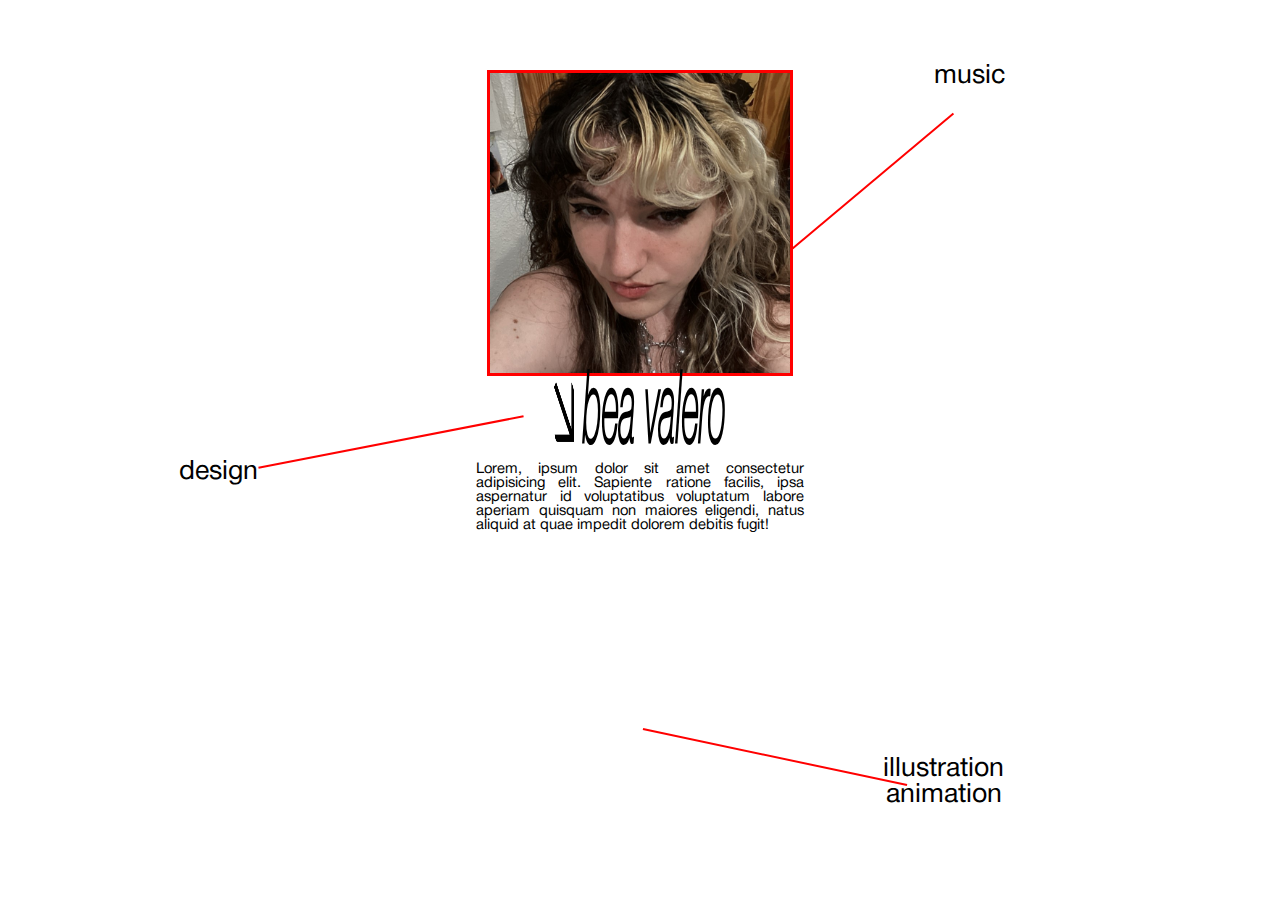
<file: index.html>
<!DOCTYPE html>
<html lang="es">
    
<head>
    <title>BB DESIGN</title>
    <link rel="stylesheet" href="stylesheet.css">

    <link rel="website icon" type="png" href="images/PO..BEA.png">
</head>
<body>
    <main>
        <!-- <div id="bloque2">
            <img src="images/hover.png" width="360px"><br>
            <div class="linea1"></div>
            <div class="text1">creative</div>

            <div class="linea2"></div>
            <div class="text2">loves to <br> experiment</div>

            <div class="linea3"></div>
            <div class="text3">perfeccionist</div>

            <div class="linea4"></div>
            <div class="text4">virgo</div>
        </div> -->
    
        <div>
            <a href="./sobremi.html">
                <img src="images/yop.jpg" class="main-image">
            </a>
            <h1 id="nombre">
            <img class="flecha" src="images/flecha.png">
            bea valero</h1>
            <p class="texto">Lorem, ipsum dolor sit amet consectetur adipisicing elit. Sapiente ratione facilis, ipsa aspernatur id voluptatibus voluptatum labore aperiam quisquam non maiores eligendi, natus aliquid at quae impedit dolorem debitis fugit!</p>
        </div>
        <div id="links">
            <div class="linea-roja1"></div>
            <a id="design" href="./design.html">design</a>
            <div class="linea-roja2"></div>
            <a id="music" href="./music.html">music</a>
            <div class="linea-roja3"></div>
            <a id="ilu" href="./art.html">illustration<br>animation</a>
        </div>
    </main>

</body>
</html>
</file>
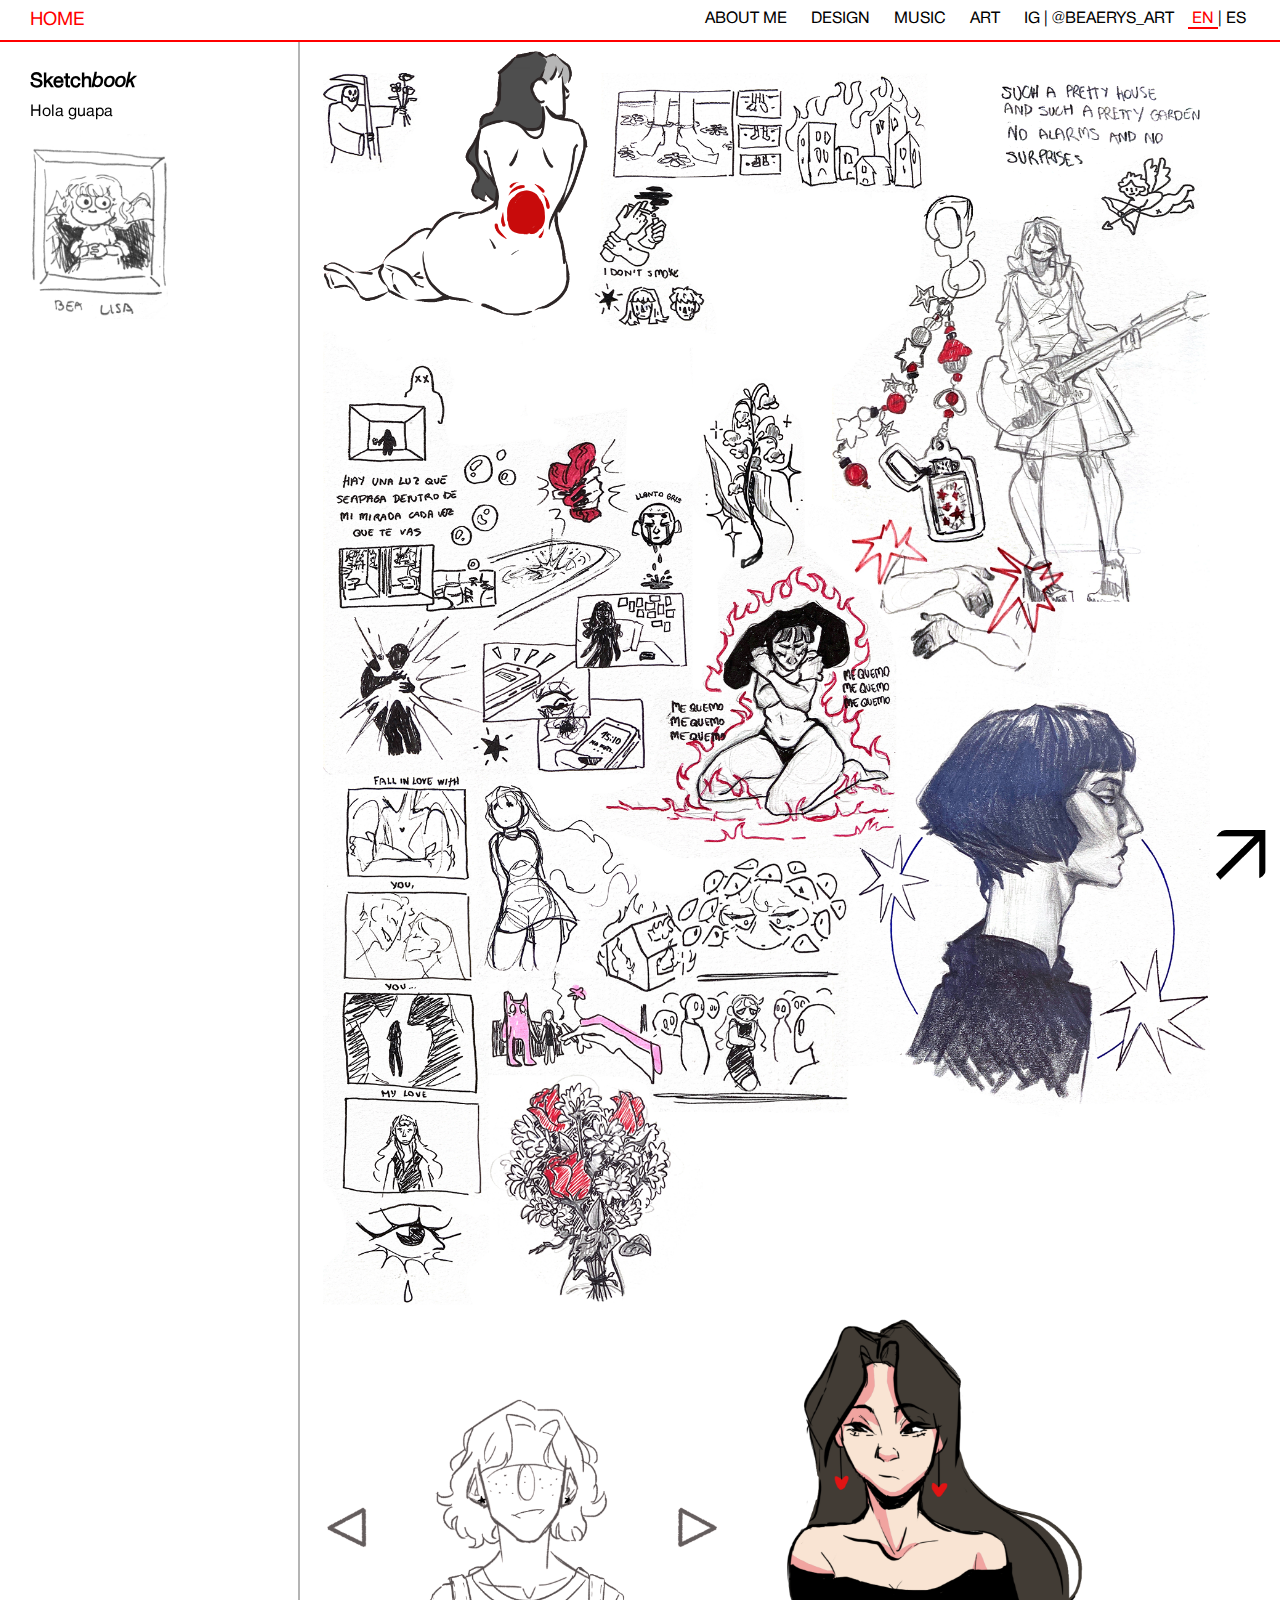
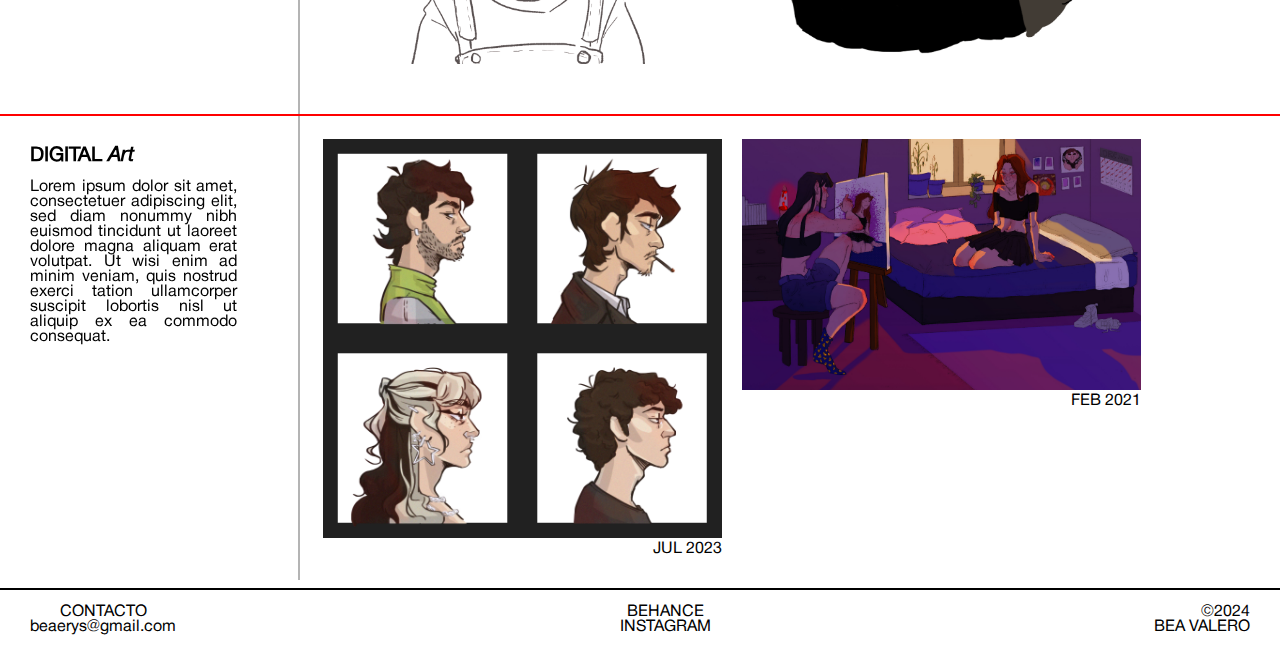
<file: art.html>
<!DOCTYPE html>
<html lang="es">
<head>
    <meta charset="UTF-8">
    <meta name="viewport" content="width-device-witdhh, initial-scale-1.0">
    <meta http-equiv="X-UA-Compatible" content="ie=edge">
    <title>ART</title>
    <link rel="website icon" type="png" href="images//223328copia.png">
    <link rel="stylesheet" href="stylesheet_sobremi.css">
</head>

<body>
    <div id="top"></div>
    <header>
        <a id="home" href="index.html">HOME</a>
        <input type="checkbox" id="check">
        <label for="check" class="mostrar-menu">
            &#8801            
        </label>
        <nav class="menu">
            <a href="sobremi.html">ABOUT ME</a>
            <a href="design.html">DESIGN</a>
            <a href="music.html">MUSIC</a>
            <a href="art.html">ART</a>
            <a href="https://www.instagram.com/beaerys_art/" target="_blank">IG | @beaerys_art</a>
            <button id="btn-en" class="lang-btn active" onclick="setLanguage('en')">EN</button>|<button id="btn-es" class="lang-btn" onclick="setLanguage('es')">ES</button>
            <label for="check" class="esconder-menu">
                &#215
            </label>
        </nav>
    </header>
    
    <main id="main">
        <section id="infoart" data-lang="es">
            <h1>
                Sketch<span class="cursiva">book</span>
            </h1>  
            <p>Hola guapa</p> 
            <img src="images/art/bea_lisa.jpg" width="60%">
        </section>

        <section id="infoart" data-lang="en">
            <h1>
                Sketch<span class="cursiva">book</span>
            </h1>  
            <p>Hello darling</p> 
            <img src="images/art/bea_lisa.jpg" width="60%">
        </section>
        <section id="proyecto">
            <!-- <img class="#" style="width: 30%; position: absolute; top: 220%; mix-blend-mode: multiply;" src="images/art/888.gif"> -->
            <img src="images/art/Mesa de trabajo 1.png" width="110%" style="margin-top: 1%;">
            <img class="infanta" src="images/art/nosoyespecial.gif">
            
            <div class="animation">
                <img style="width: 45%;" src="images/art/888.gif">
                <img style="width: 55%;" src="images/art/uuuuuuuuuuuuuuuu.gif">
                <!-- <img style="width: 60%; height: auto;" src="images/art/AAAAAAAAAAAAAA.gif" alt=""> -->
            </div>
            
        </section>
    </main>

    <div class="linea-roja"></div> <!-- Línea roja entre secciones -->
    
    <main id="main">
        <section id="infoart">
            <h1>
                DIGITAL <span class="cursiva">Art</span>
            </h1>   
            <p>Lorem ipsum dolor sit amet, consectetuer adipiscing elit, sed diam nonummy nibh euismod tincidunt ut laoreet dolore magna aliquam erat volutpat. Ut wisi enim ad minim veniam, quis nostrud exerci tation ullamcorper suscipit lobortis nisl ut aliquip ex ea commodo consequat.</p> 
        </section>
        <section id="dibujos">
            <div style="margin-right: 7%;">
                <img src="images/art/POLSGRIS FT.BEA.png">
                <p style="margin-top: 0;">JUL 2023</p>
            </div>
            <div>
                <img src="images/art/uwu 001.jpg">
                <p style="margin-top: 0;">FEB 2021</p>
            </div>
        </section>
    </main>

    <a href="#top">
        <img src="images/back-to-top-black.png" alt="Flecha hacia arriba" class="back-to-top">
    </a>

    <footer>
        <span class="span1">CONTACTO <br>beaerys@gmail.com</span>
        <span class="span1"><a href="https://www.behance.net/beavalero" target="_blank">BEHANCE</a><br><a href="https://www.instagram.com/bbb_dsign/" target="_blank">INSTAGRAM</a>
        </span>
        <span class="span2">©2024<br>BEA VALERO</span>
    </footer>

    <script src="script.js"></script>
</body>

</html>
</file>
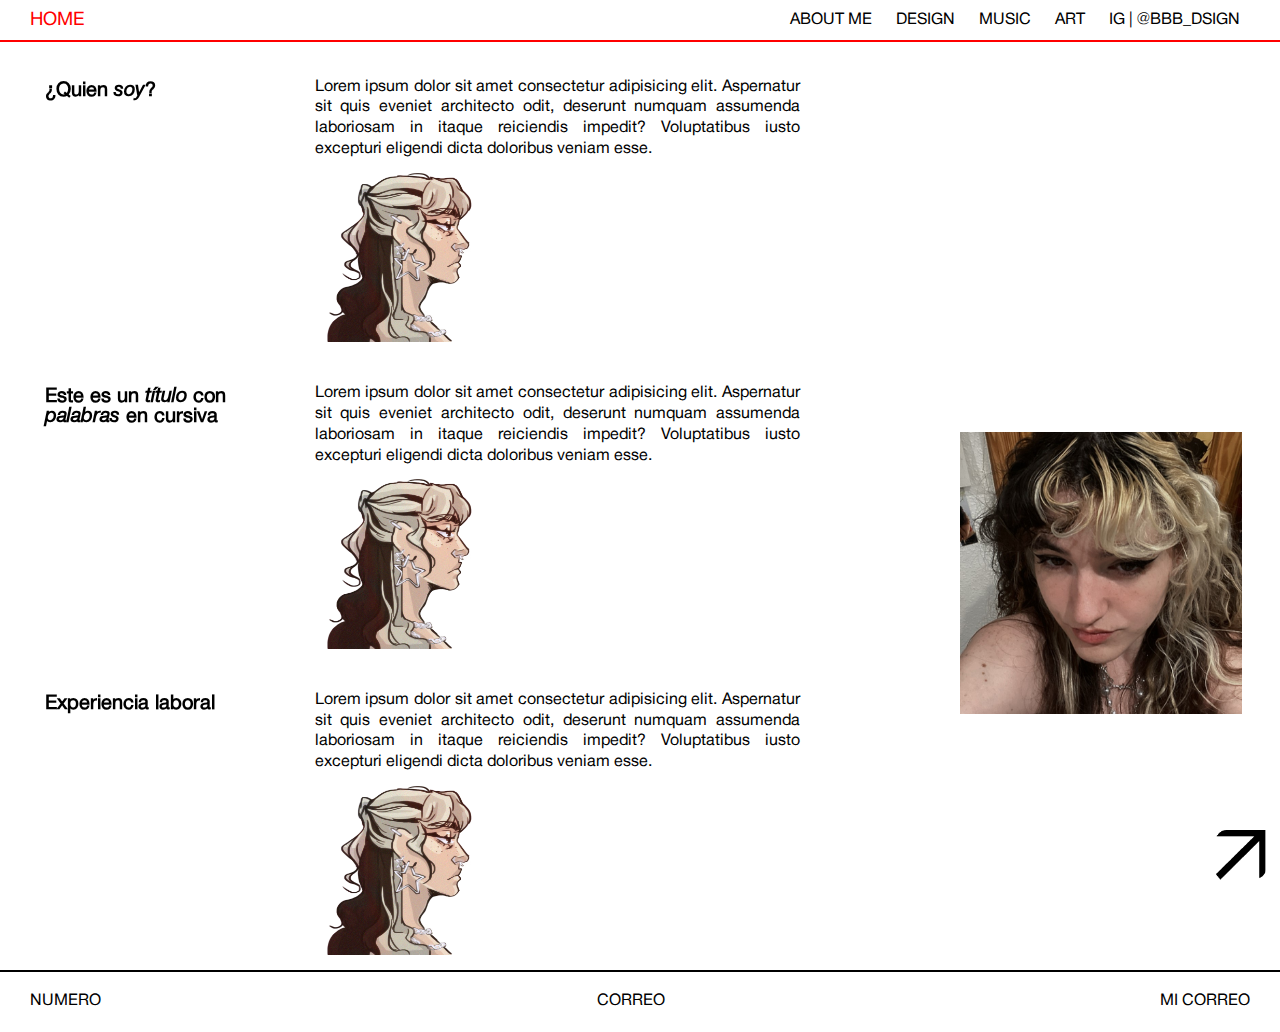
<file: sobremi.html>
<!DOCTYPE html>
<html lang="es">
<head>
    <meta charset="UTF-8">
    <meta name="viewport" content="width-device-witdhh, initial-scale-1.0">
    <meta http-equiv="X-UA-Compatible" content="ie=edge">
    <title>ABOUT ME</title>
    <link rel="website icon" type="png" href="images//223328copia.png">
    <link rel="stylesheet" href="stylesheet_sobremi.css">
</head>

<body>
    <div id="top"></div>
    <header>
        <a id="home" href="index.html">HOME</a>
        <input type="checkbox" id="check">
        <label for="check" class="mostrar-menu">
            &#8801            
        </label>
        <nav class="menu">
            <a href="sobremi.html">ABOUT ME</a>
            <a href="design.html">DESIGN</a>
            <a href="music.html">MUSIC</a>
            <a href="mart.html">ART</a>
            <a href="https://www.instagram.com/bbb_dsign/" target="_blank">IG | @bbb_dsign</a>
            <label for="check" class="esconder-menu">
                &#215
            </label>
        </nav>
    </header>
    
    <main id="main">
        <section id="info">
            <h1>
                ¿Quien <span class="cursiva">soy</span>?
            </h1>  
        </section>
        <section id="sobremi">
            <p>Lorem ipsum dolor sit amet consectetur adipisicing elit. Aspernatur sit quis eveniet architecto odit, deserunt numquam assumenda laboriosam in itaque reiciendis impedit? Voluptatibus iusto excepturi eligendi dicta doloribus veniam esse.
            </p>
            <img src="images/PO..BEA.png" width="30%">
            <img id="yop" src="images/yop.jpg" width="30%">
        </section>
    </main>
    
    <main id="main">
        <section id="info">
            <h1>
                Este es un <span class="cursiva">título</span> con <span class="cursiva">palabras</span> en cursiva
            </h1>   
        </section>
        <section id="sobremi">
            <p>Lorem ipsum dolor sit amet consectetur adipisicing elit. Aspernatur sit quis eveniet architecto odit, deserunt numquam assumenda laboriosam in itaque reiciendis impedit? Voluptatibus iusto excepturi eligendi dicta doloribus veniam esse.</p>
            <img src="images/PO..BEA.png" width="30%">
        </section>
    </main>

    <main id="main">
        <section id="info">
            <h1>Experiencia laboral</h1>    
        </section>
        <section id="sobremi">
            <p>Lorem ipsum dolor sit amet consectetur adipisicing elit. Aspernatur sit quis eveniet architecto odit, deserunt numquam assumenda laboriosam in itaque reiciendis impedit? Voluptatibus iusto excepturi eligendi dicta doloribus veniam esse.</p>
            <img src="images/PO..BEA.png" width="30%">
        </section>
    </main>

    <a href="#top">
        <img src="images/back-to-top-black.png" alt="Flecha hacia arriba" class="back-to-top">
    </a>

    <footer>
        <span>NUMERO</span>
        <span>CORREO</span>
        <a href="https://youtu.be/huie2_3Pekg?si=TEMipxdeJ9KOOMXR" target="_blank">MI CORREO</a>
    </footer>
</body>

</html>
</file>
<file: stylesheet.css>
/* RESET */
*{
    margin: 0;
    padding: 0;
    font-family: Helvetica Neue Regular;
    cursor: url(images/circle-cursor.png), auto;
}

main{
    /* background-color: rgb(0, 255, 38); */
    width: calc(80%);
    height: calc(100%);
    margin: 0 auto;
    margin-top: 70px;
    text-align: center;
}

.main-image{
    width: 300px;
    border: solid 3px red
}

.main-image:hover{
    cursor: url(images/circle-cursor-hover.png), auto;
}

p{
    margin: calc(34%);;
}

#nombre{
    font-family: Helvetica Neue Thin Italic;
    font-size: 25pt;
    margin-top: 20px;
    margin-bottom: 30px;
    transform: scaleY(3);
}

#nombre:hover{
    color: red;
}

.flecha{
    width: 2%;
    height: 1%;
}

p.texto{
    margin-top: 2%;
    margin-bottom: 1px;
    text-align: justify;
    font-size: 11pt;
}

#bloque2{
    position: absolute;
    /* background-color: aqua; */
    width: 320px;
    height: 320px;
    /* top: 80px;
    left: 610px; */
    opacity: 20%;
    margin: 0;
    padding: 0;
    font-size: 15pt;
}

#bloque2:hover{
    opacity: 100%;
}

#bloque2 img{
    margin-left: -30px;
    margin-top: -20px;
    z-index: 1000;
}

/* .linea1{
    width: 150px;
    height: 2px;
    background-color: black;
    transform: rotate(20deg);
    position: relative;
    left: -160px;
    top: -330px; 
}

.text1{
    position: relative;
    left: -360px;
    top: -376px; 
}

.text2{
    position: relative;
    left: 500px;
    top: -60px; 
}

.text3{
    position: relative;
    left: -350px;
    top: 80px; 
}

.text4{
    position: relative;
    left: -540px;
    top: -266px; 
} */

/* links!! */


a{
    text-decoration: none;
    cursor: url(images/circle-cursor-hover.png), auto; /* Cursor sobre los enlaces */
}

a:link{
    color: black;
}

a:visited{
    color: black;
}

a:hover{
    color: red;
}

a:active{
    text-decoration: line-through;
}

#links{
    /* border: 5px solid gold; */
    width: auto ;
    /* position: absolute; */
}

/* LÍNEAS */
.linea-roja1 {
    width: 270px;
    height: 2px;
    background-color: red;
    transform: rotate(-11deg);
    position: absolute;
    top: 49%;
    left: 20%;
}

.linea-roja2 {
    width: 210px;
    height: 2px;
    background-color: red;
    transform: rotate(-40deg);
    position: absolute;
    top: 20%;
    left: 60%;
}

.linea-roja3 {
    width: 270px;
    height: 2px;
    background-color: red;
    transform: rotate(12deg);
    position: absolute;
    top: 84%;
    left: 50%;
}

#design{
    font-size: 20pt;
    position: absolute;
    top: 51%;
    left: 14%;
}

#music{
    font-size: 20pt;
    position: absolute;
    top: 7%;
    left: 73%;
}

#ilu{
    font-size: 20pt;
    position: absolute;
    top: 84%;
    left: 69%;
}

/* fonts!! */

@font-face {
    font-family: Helvetica Neue Regular;
    src: url(fonts/HelveticaNeueRoman.otf);
}

@font-face {
    font-family: Helvetica Neue Italic;
    src: url(fonts/HelveticaNeueItalic.ttf);
}

@font-face {
    font-family: Helvetica Neue Thin Italic;
    src: url(fonts/HelveticaNeueThinItalic.otf);
}

/* RESPONSIVE */
@media(max-width:1128px){
    .main{
        margin-top: 30px;
    }
    .bloque{
        width: 300px;
        height: 100px;
        position: relative;
    }

    .main-image{
        width: calc(60%);
    }

    #nombre{
        font-size: 40pt;
        margin-top: 1%;
        margin-bottom: 5%;
    }
    .flecha{
        width: 40px;
        height: 35px;
    }

    p.texto{
        margin: calc(10%);
        font-size: 20pt;
        margin-top: 7%;
    }

    #links{
        height: 250px;
        /* margin-top: -5%; */
        position: relative;
    }

    #links a{
        font-size: 25pt;
    }

    #music{
        position: absolute;
        top: 90%;
        left: 45%;
    }

    #design{
        position: absolute;
        top: 60%;
        left: 10%;
    }

    #ilu{
        position: absolute;
        top: 30%;
        left: 75%;
    }

    .linea-roja1{
        width: 30%;
        height: 2%;
        transform: rotate(135deg);
        position: absolute;
        top: 15%;
        left: 18%;
    }

    .linea-roja2{
        width: 30%;
        height: 2%;
        transform: rotate(82deg);
        position: absolute;
        top: 40%;
        left: 35%;
    }

    .linea-roja3{
        width: 30%;
        height: 2%;
        transform: rotate(20deg);
        position: absolute;
        top: 6%;
        left: 55%;
    }
}

/* @media(max-width:475px){
    .main{
        margin-top: 30px;
    }
    .bloque{
        width: 300px;
        height: 100px;
        position: relative;
    }

    .main-image{
        width: calc(75%);
    }

    #nombre{
        font-size: 16pt;
    }
    .flecha{
        width: 20px;
        height: 15px;
    }

    p{
        margin: calc(10%);;
    }

    p.texto{
        font-size: 9pt;
    }

    #links{
        position: relative;
    }

    #links a{
        font-size: 40px;
    }

    #music{
        position: absolute;
        top: 140px;
        left: 160px;
    }

    #design{
        position: absolute;
        top: 100px;
        left: 20px;
    }

    #ilu{
        position: absolute;
        top: 60px;
        left: 260px;
    }

    .linea-roja1{
        width: 120px;
        transform: rotate(135deg);
        position: absolute;
        top: 50px;
        left: 30px;
    }

    .linea-roja2{
        width: 120px;
        transform: rotate(82deg);
        position: absolute;
        top: 73px;
        left: 100px;
    }

    .linea-roja3{
        width: 140px;
        transform: rotate(14deg);
        position: absolute;
        top: 30px;
        left: 180px;
    }
} */
</file>
<file: stylesheet_sobremi.css>
/* RESET */
*{
  margin: 0;
  padding: 0;
  font-family: Helvetica Neue Regular;
  cursor: url(images/circle-cursor.png), auto;
}
  
  /* HEADER */
  header{
      background-color: white;
      height: 40px;
      padding: 0 30px;
      position: sticky;
      top: 0;
      display: flex;
      justify-content: space-between;
      align-items: center;
      z-index: 1000;
      border-bottom: 2px solid #ff0000;
  }
  
  #home{
    text-transform: uppercase;
    color: #ff0000;
    font-size: 14pt;
    text-decoration: none;
  }
  
  #home:hover{
    text-decoration: line-through;
  }
  
  .menu a{
    color: black;
    text-transform: uppercase;
    text-decoration: none;
    padding: 0 10px;
    transition: 0.4s;
  }
  
  .mostrar-menu,
  .esconder-menu{
    font-size: 50px;
    cursor: url(images/circle-cursor-hover.png), auto; /* Cursor sobre los enlaces */
    display: none;
    transition: 0.4s;
  }
  
  .mostrar-menu{
    order: 1;
  }
  
  .menu a:hover,
  .mostrar-menu:hover,
  .esconder-menu:hover{
    color: red;
  }
  
  #check{
    display: none;
  }
  
  
  /* MAIN */
  
  body{
    /* background-color: rgb(196, 176, 176); */
    width: 100%;
  }
  
  #main{
    background-color: rgb(255, 255, 255);
    width: 90%; /* El contenedor ocupa el 90% del ancho del viewport */
    max-width: 1500px; /* Ancho máximo del contenedor */
    /* margin: 0 auto; */
    height: auto;
    display: flex;
    flex-direction: row;
    justify-content:space-between;
  }
  
  #yop{
    position: fixed;
    width: 22%;
    left: 75%;
    top: 48%;
  }

  #info{
      /* background-color: rgb(244, 180, 180); */
      width: 20%;
      height: 60%;
      padding: 10px;
      margin-top: 2.5%;
      margin-left: 3%;
      position: sticky;
      top: 0;
      top: 40px; /* Altura del header fijo */
      z-index: 900; /* Asegura que el div sticky esté por debajo del header */
  }

  #sobremi{
    width: 60%;
    margin-top: 3%;
    margin-left: 5%;
    margin-right: 20%;
    line-height: 1.3;
    text-align: justify;
  }

  #sobremi p{
    margin-right: 20%;
  }

  #infoart{
    /* background-color: rgb(244, 180, 180); */
    width: 20%;
    height: 60%;
    padding: 30px;
    position: sticky;
    top: 0;
    top: 40px; /* Altura del header fijo */
    z-index: 900; /* Asegura que el div sticky esté por debajo del header */
}


#infoart p{
  margin-top: 10pt;
  margin-right: 10%;
  margin-bottom: 10pt;
  text-align: justify;
}

h1{
  font-family: Helvetica Neue Regular;
  font-size: 15pt;
}

h2, h3{
  font-family: Helvetica Neue Italic;
  font-size: 13pt;
}

.cursiva{
  font-family: Helvetica Neue Italic;
}

/* COLUMNA */
.columna{
  width: 65%;
  margin-bottom: 2%;
  display: flex;
  flex-direction: row;
  justify-content: space-between;
}

.linea-gris{
  width: 70%;
  height: 2px; /* Grosor de la línea */
  background-color: #ddd;
  border-radius: 3px;
  margin-bottom: 2%;
}

/* BARRAS */
.container {
  width: 60%;
  margin-bottom: 3%;
  /* margin: 10px; */
}
.line-container {
    display: flex;
    align-items: center;
    margin-bottom: 10px;
}
.line-label {
    width: 20%; /* Ajusta el ancho del texto si es necesario */
    font-size: 14px;
    color: #333;
    margin-right: 10px; /* Espacio entre el texto y la barra */
}
.line {
    height: 20px;
    background-color: #ddd;
    border-radius: 5px;
    margin-left: 10%;
    /* flex: 1; La barra ocupa el espacio disponible */
    position: relative;
}
.line-60 {
    width: 55%;
}
.line-40 {
    width: 70%;
}
.line-100 {
    width: 45%;
}


.infanta{
  width: 40%;
  position: absolute;
  top: -4%;
  left: 18%;
}

/* .nevermet{
  width: 30%;
  position: absolute;
  margin-top: 5%;
  left: 22%;
  mix-blend-mode: multiply;
} */

  #proyecto{
    background-color: rgb(255, 255, 255);
    width: 70%;
    padding: 2%;
    border-left: 2px solid #b4b4b4;
    display: flex;
    flex-direction: column;
    justify-content: center;
  }

  #dibujos{
    width: 70%;
      padding: 2%;
      border-left: 2px solid #b4b4b4;
      display: flex;
      flex-direction: row;
      align-items: flex-start;
      flex-wrap: wrap;
  }

  #dibujos div{
    width: 45%;
    height: auto;
  }

  #dibujos p{
    width: 110%;
    text-align: end;
  }
  
  img{
    /* background-color: #ad6a6a; */
    max-width: 110%; /* Asegura que las imágenes no se desborden */
    height: auto; /* Ajusta automáticamente la altura */
  }

  .animation{
    width: 110%;
    display: flex;
    flex-direction: row;
    flex-wrap: wrap;
    align-items: center;
    justify-content: center;
  }


  .animation img{
    margin-bottom: 2%;
  }

  a{
    text-decoration: none;
    cursor: url(images/circle-cursor-hover.png), auto; /* Cursor sobre los enlaces */
  }
  
  a:link{
    color: black;
  }
  
  a:visited{
    color: black;
  }
  
  a:hover{
    color: red;
  }
  
  a:active{
    text-decoration: line-through;
  }

  /* LÍNEA ROJA */
.linea-roja {
  width: 100%;
  height: 2px; /* Grosor de la línea */
  background-color: red; /* Color de la línea */
  margin: 0 auto; /* Ajusta los márgenes si es necesario */
}
  
footer{
  background-color: #ffffff;
  /* width: 100%; */
  height: 60px;
  padding: 0 30px;
  margin-top: 1%;
  bottom:  0;
  display: flex;
  justify-content: space-between;
  align-items: center;
  border-top: 2px solid #000000;
  clear: both; /* Asegura que ningún contenido flote a su alrededor */
}

.span1{
text-align: center;
}

.span2{
text-align: right;
}
  
  
.back-to-top {
  position: sticky; /* Fija la posición de la flecha en la pantalla */
  bottom: 20px; /* Distancia desde la parte inferior */
  left: 95%; /* Distancia desde la derecha */
  width: 50px; /* Ancho de la imagen */
  height: 50px; /* Altura de la imagen */
  cursor: url(images/circle-cursor-hover.png), auto;
  z-index: 1000; /* Asegura que la flecha esté sobre otros elementos */
  /* transition: opacity 0.5s; Transición de opacidad */
  display: block;
  margin-top: -4.3%;
}

/* Mostrar el botón cuando el usuario ha desplazado hacia abajo */
body.scrolled .back-to-top {
    display: block; /* Mostrar el botón */
}

/* Para hacer el scroll suave */
html {
    scroll-behavior: smooth; /* Desplazamiento suave */
}

/* CAMBIO IDIOMA */

/* styles.css */
[data-lang] {
  display: none;
}

html[lang="en"] [data-lang="en"],
html[lang="es"] [data-lang="es"] {
  display: block;
}

.lang-btn {
  padding: 0px 4px;
  background-color: transparent;
  color: black;
  border: none;
  cursor: url(images/circle-cursor-hover.png), auto;
  font-size: 16px;
  text-decoration: none;
  border-bottom: 2px solid transparent;
  transition: border-bottom 0.3s;
}

.lang-btn.active {
  border-bottom: 2px solid #ff0000;
  color: #ff0000;
}

.lang-btn:hover {
  color: #ff0000;
}

  
  
  
    /* RESPONSIVE */

  @media(max-width:1128px){
    /* HEADER */
    header{
      background-color: white;
      height: 80px;
      padding: 0 30px;
      font-size: 130%;
      position: sticky;
      top: 0;
      display: flex;
      justify-content: space-between;
      align-items: center;
      z-index: 1000;
      border-bottom: 2px solid #ff0000;
    }
  
    .mostrar-menu,
    .esconder-menu{
      display: block;
      font-size: 50px;
    }
  
    .menu{
      position: fixed;
      width: 100%;
      height: 100vh;
      background: white;
      right: -100%;
      top: 0;
      text-align: center;
      padding: 100px 0px;
      z-index: 100;
      transition: 0.5s;
    }
  
    .menu a{
      display: block;
      padding: 20px;
    }
  
    .esconder-menu{
      position: absolute;
      top: 40px;
      right: 40px;
    }
  
    #check:checked ~ .menu{
      right: 0;
    }
    /* MAIN */
  
    body{
      background-color: #ffffff;
    }
  
    #main {
      width: 90%;
      background-color: #ffffff;
      flex-direction: column; /* Cambia a column para versiones móviles */
    }
  
    #info, #proyecto {
      width: 95%; /* Ocupa todo el ancho disponible */
      margin-bottom: 10px; /* Espacio entre las secciones */
      margin-left: 2%;
      position: relative;
      /* background-color: #ffffff; */
      border-left: 0px solid #ffffff;
    }
  
    #main img >#yop{
      /* width: 100%; */
      height: auto;
      margin-left: 10%;
    }

    #info{
      width: 110%;
      margin-top: 5%;
      margin-bottom: 2%;
      font-size: 90%;
      /* margin-top: 1%; */
      margin-left: 7%;
    }

    #infoart{
      width: 90%;
      font-size: 110%;
      /* margin-top: 1%; */
      margin-left: 3%;
      position: relative;
    }

    p{
      /* background-color: antiquewhite; */
      margin-top: 5pt;
      margin-right: 10%;
      margin-left: 10%;
      margin-bottom: 10pt;
      text-align: justify;
    }

    #sobremi p, h2{
      /* background-color: antiquewhite; */
      margin-top: 5pt;
      margin-right: 10%;
      margin-left: 10%;
      margin-bottom: 10pt;
      text-align: justify;
    }

    #sobremi{
      width: 90%;
      margin-top: 3%;
      margin-left: 0;
    }

    #yop{
      position: relative;
      width: 40%;
      left: 10%;
      margin-top: 2%;
    }

    #infoart img{
      display: none;
    }

    #infoart p{
      margin-right: 10%;
      margin-left: 0;
      margin-bottom: 30pt;
      text-align: justify;
    }

    #info img{
      width: 20%;
    }

    #proyecto img >.animation img{
      max-width: 90%;
      margin: 7%;
      margin-left: 7%;
    }

    #dibujos{
      border-left: 0px solid #ffffff;
      margin-left: 5%;
      display: flex;
      flex-direction: column;
    }

    #dibujos div{
      width: 90%;
    }

    .infanta{
      width: 50%;
      position: absolute;
      top: -3%;
      left: -7%;
      padding: 2%
    }

    .animation{
      /* width: 90%; */
      display: flex;
      flex-direction: row;
      flex-wrap: wrap;
      align-items: center;
      justify-content: center;
    }

    .animation img{
      width: 70%;
      margin-bottom: 3%;
    }

    .datos{
      width: 120%;
      margin-left: 10%;
    }
  
    .back-to-top{
      display: none;
    }

    footer{
      height: 140px;
      padding: 30px 30px;
      margin-top: 1%;
      bottom:  0;
      font-size: 20pt;
      margin-bottom: 180px;
      text-align: left;
      display: flex;
      justify-content: flex-start;
      flex-direction: column;
      align-items: flex-start;
      border-top: 2px solid #000000;
      clear: both; /* Asegura que ningún contenido flote a su alrededor */
    }
    
    .span1{
      text-align: left;
      margin-bottom: 5%;
    }
    
    .span2{
      text-align: left;
    }
  }
  
  /* fonts!! */
  
  @font-face {
    font-family: Helvetica Neue Regular;
    src: url(fonts/HelveticaNeueRoman.otf);
  }
  
  @font-face {
    font-family: Helvetica Neue Italic;
    src: url(fonts/HelveticaNeueItalic.ttf);
  }
  
  @font-face {
    font-family: Helvetica Neue Thin Italic;
    src: url(fonts/HelveticaNeueThinItalic.otf);
  }
</file>
